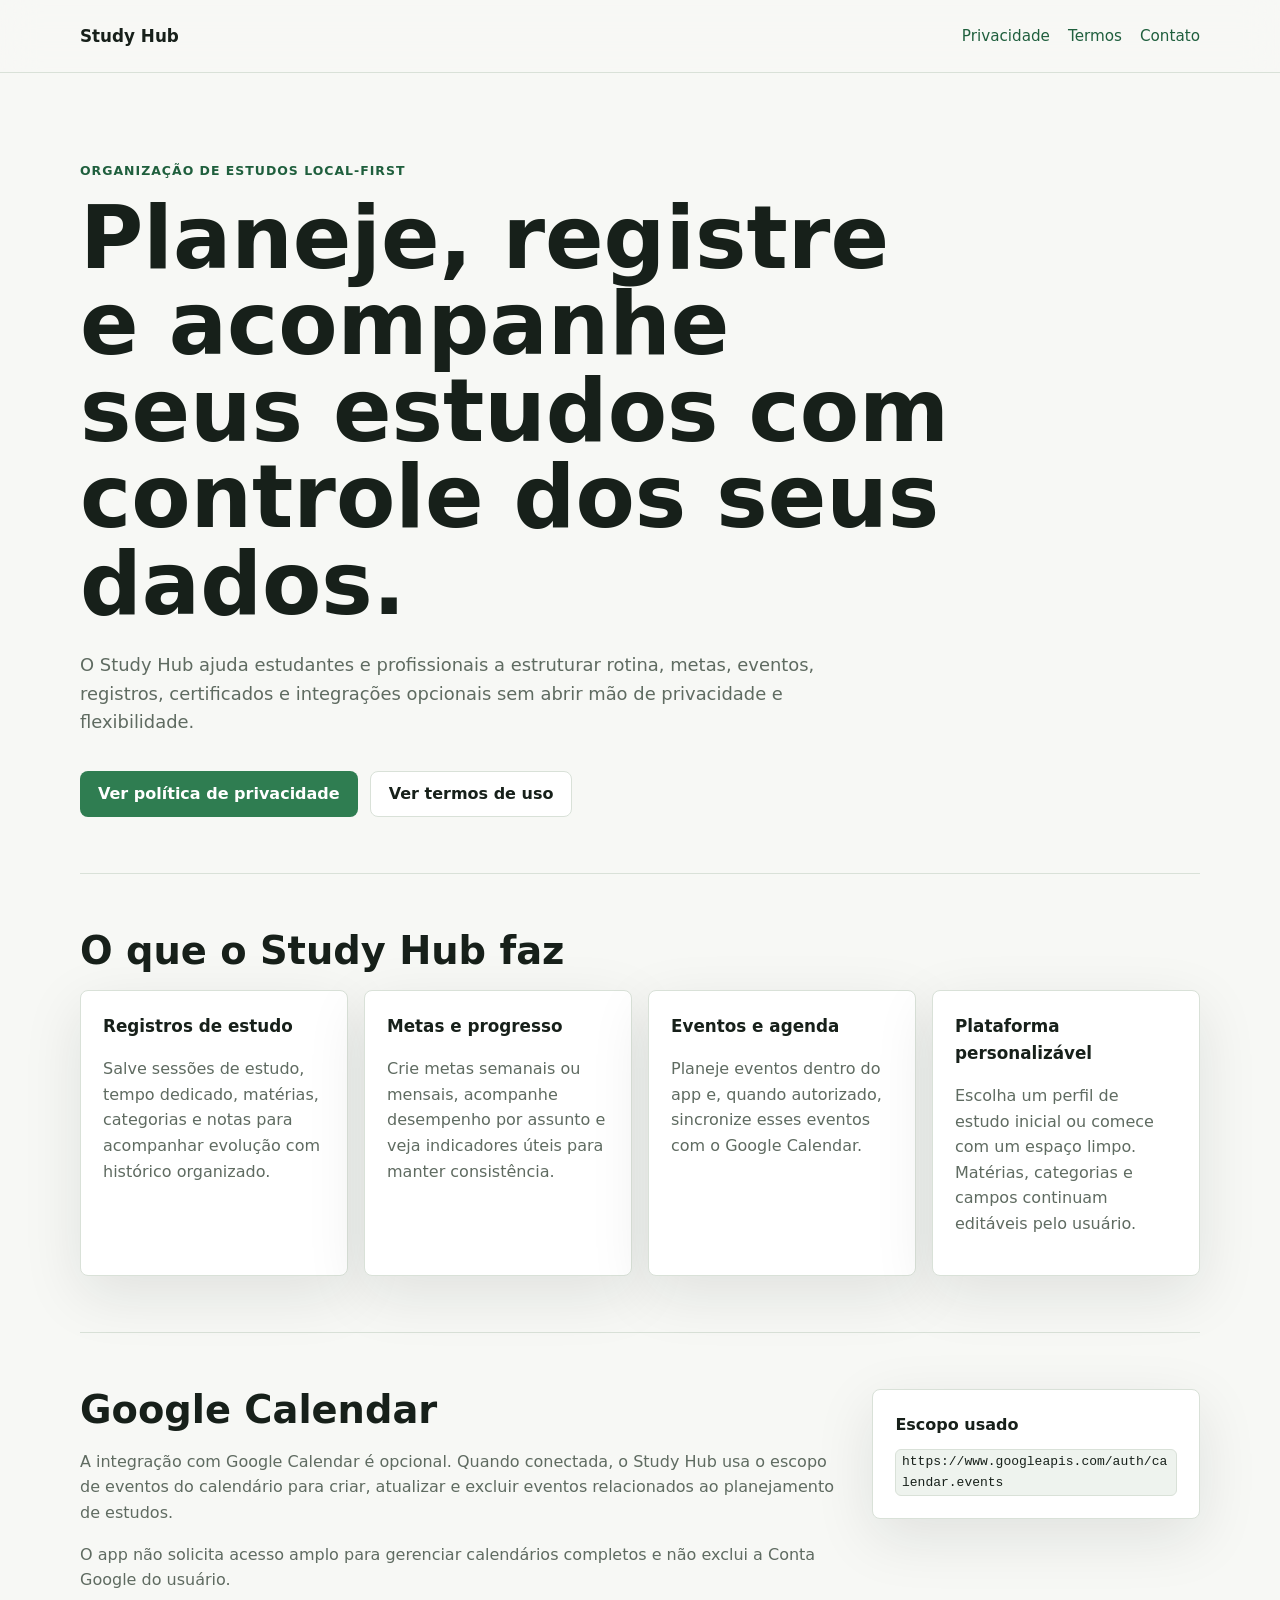
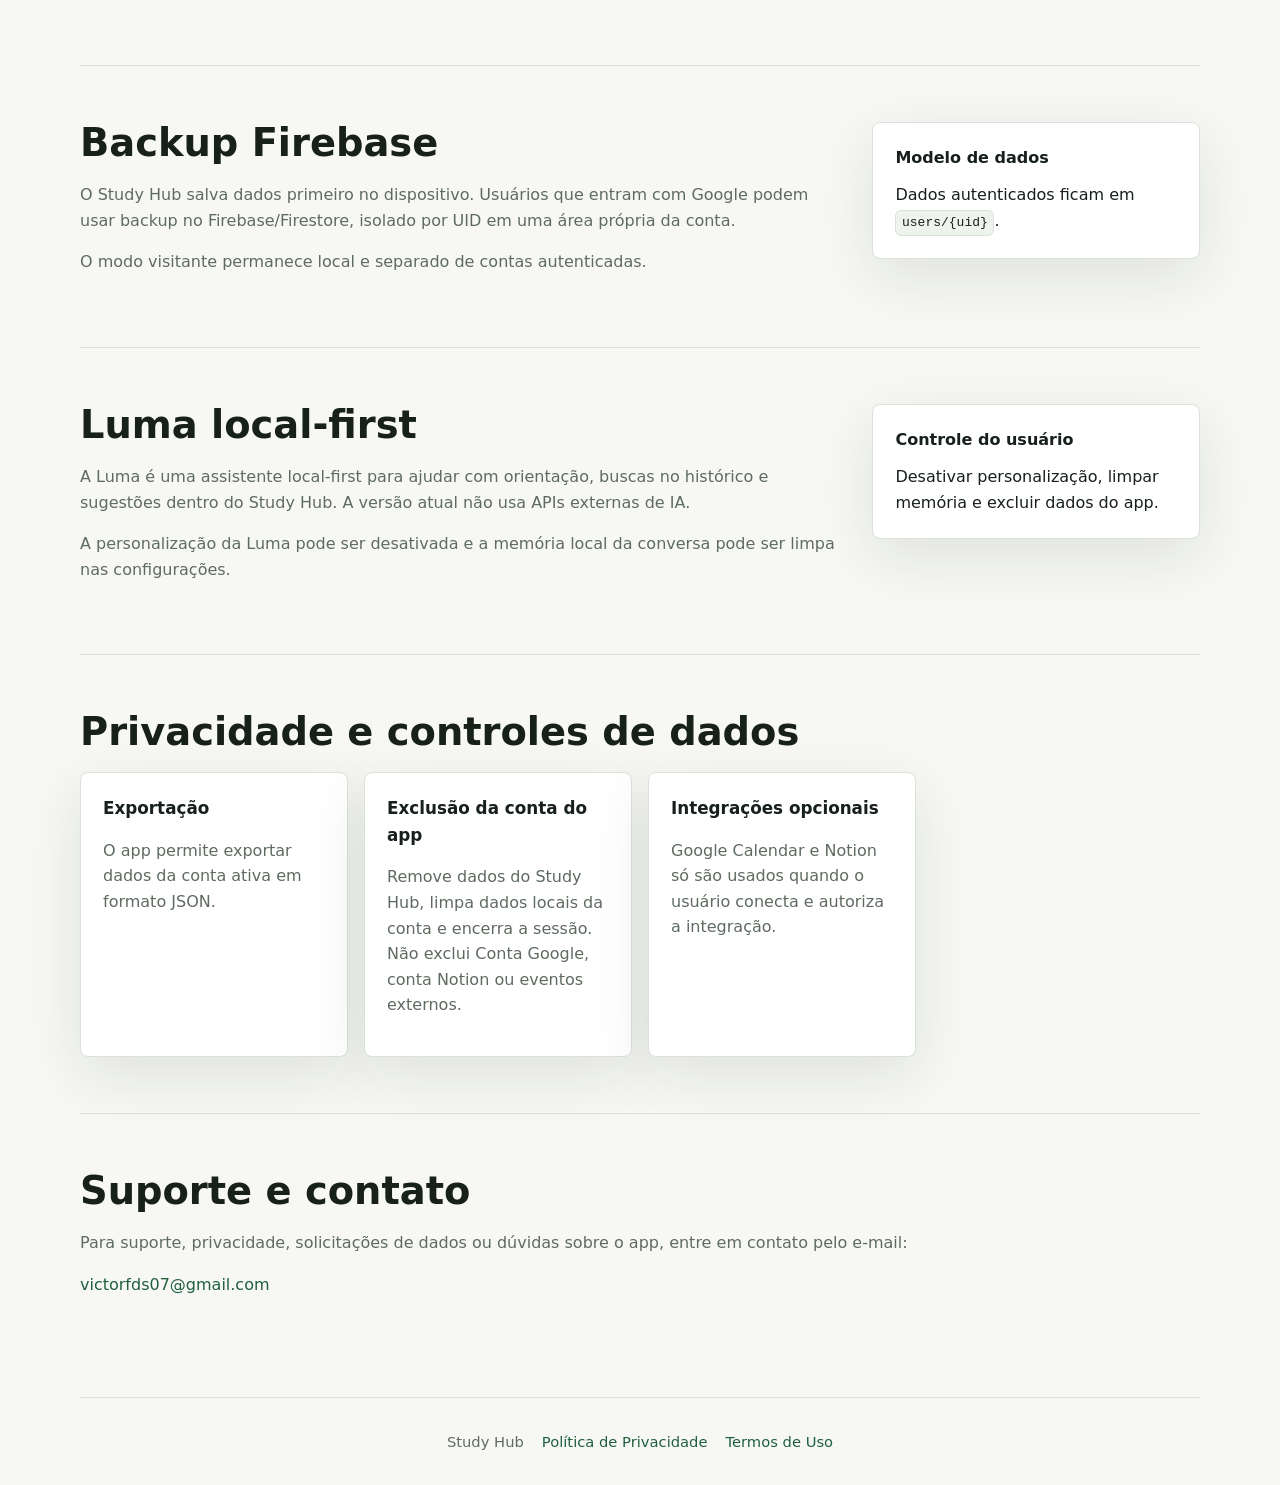
<file: docs/index.html>
<!doctype html>
<html lang="pt-BR">

<head>
  <meta charset="utf-8" />
  <meta name="viewport" content="width=device-width, initial-scale=1" />
  <title>Study Hub</title>
  <meta name="google-site-verification" content="-snt23CylxrC9lnFkA8WsaD9ukmthRJafBIuSkgcm2Y" />
  <meta name="description"
    content="Study Hub é um app local-first para organizar estudos, metas, eventos, registros e integrações opcionais com Google Calendar, Firebase e Notion." />
  <link rel="stylesheet" href="styles.css" />
</head>

<body>
  <header class="site-header">
    <nav class="nav">
      <a class="brand" href="index.html">Study Hub</a>
      <div class="nav-links" aria-label="Links principais">
        <a href="privacy.html">Privacidade</a>
        <a href="terms.html">Termos</a>
        <a href="#contato">Contato</a>
      </div>
    </nav>
  </header>

  <main>
    <section class="hero">
      <p class="eyebrow">Organização de estudos local-first</p>
      <h1>Planeje, registre e acompanhe seus estudos com controle dos seus dados.</h1>
      <p class="lead">
        O Study Hub ajuda estudantes e profissionais a estruturar rotina,
        metas, eventos, registros, certificados e integrações opcionais sem
        abrir mão de privacidade e flexibilidade.
      </p>
      <div class="hero-actions">
        <a class="button primary" href="privacy.html">Ver política de privacidade</a>
        <a class="button secondary" href="terms.html">Ver termos de uso</a>
      </div>
    </section>

    <section class="section">
      <h2>O que o Study Hub faz</h2>
      <div class="grid">
        <article class="card">
          <h3>Registros de estudo</h3>
          <p>
            Salve sessões de estudo, tempo dedicado, matérias, categorias e
            notas para acompanhar evolução com histórico organizado.
          </p>
        </article>
        <article class="card">
          <h3>Metas e progresso</h3>
          <p>
            Crie metas semanais ou mensais, acompanhe desempenho por assunto
            e veja indicadores úteis para manter consistência.
          </p>
        </article>
        <article class="card">
          <h3>Eventos e agenda</h3>
          <p>
            Planeje eventos dentro do app e, quando autorizado, sincronize
            esses eventos com o Google Calendar.
          </p>
        </article>
        <article class="card">
          <h3>Plataforma personalizável</h3>
          <p>
            Escolha um perfil de estudo inicial ou comece com um espaço limpo.
            Matérias, categorias e campos continuam editáveis pelo usuário.
          </p>
        </article>
      </div>
    </section>

    <section class="section split">
      <div>
        <h2>Google Calendar</h2>
        <p>
          A integração com Google Calendar é opcional. Quando conectada, o
          Study Hub usa o escopo de eventos do calendário para criar,
          atualizar e excluir eventos relacionados ao planejamento de estudos.
        </p>
        <p>
          O app não solicita acesso amplo para gerenciar calendários completos
          e não exclui a Conta Google do usuário.
        </p>
      </div>
      <div class="panel">
        <strong>Escopo usado</strong>
        <code>https://www.googleapis.com/auth/calendar.events</code>
      </div>
    </section>

    <section class="section split">
      <div>
        <h2>Backup Firebase</h2>
        <p>
          O Study Hub salva dados primeiro no dispositivo. Usuários que entram
          com Google podem usar backup no Firebase/Firestore, isolado por UID
          em uma área própria da conta.
        </p>
        <p>
          O modo visitante permanece local e separado de contas autenticadas.
        </p>
      </div>
      <div class="panel">
        <strong>Modelo de dados</strong>
        <span>Dados autenticados ficam em <code>users/{uid}</code>.</span>
      </div>
    </section>

    <section class="section split">
      <div>
        <h2>Luma local-first</h2>
        <p>
          A Luma é uma assistente local-first para ajudar com orientação,
          buscas no histórico e sugestões dentro do Study Hub. A versão atual
          não usa APIs externas de IA.
        </p>
        <p>
          A personalização da Luma pode ser desativada e a memória local da
          conversa pode ser limpa nas configurações.
        </p>
      </div>
      <div class="panel">
        <strong>Controle do usuário</strong>
        <span>Desativar personalização, limpar memória e excluir dados do app.</span>
      </div>
    </section>

    <section class="section">
      <h2>Privacidade e controles de dados</h2>
      <div class="grid">
        <article class="card">
          <h3>Exportação</h3>
          <p>O app permite exportar dados da conta ativa em formato JSON.</p>
        </article>
        <article class="card">
          <h3>Exclusão da conta do app</h3>
          <p>
            Remove dados do Study Hub, limpa dados locais da conta e encerra a
            sessão. Não exclui Conta Google, conta Notion ou eventos externos.
          </p>
        </article>
        <article class="card">
          <h3>Integrações opcionais</h3>
          <p>
            Google Calendar e Notion só são usados quando o usuário conecta e
            autoriza a integração.
          </p>
        </article>
      </div>
    </section>

    <section class="section contact" id="contato">
      <h2>Suporte e contato</h2>
      <p>
        Para suporte, privacidade, solicitações de dados ou dúvidas sobre o
        app, entre em contato pelo e-mail:
      </p>
      <p><a href="mailto:victorfds07@gmail.com">victorfds07@gmail.com</a></p>
    </section>
  </main>

  <footer class="footer">
    <span>Study Hub</span>
    <a href="privacy.html">Política de Privacidade</a>
    <a href="terms.html">Termos de Uso</a>
  </footer>
</body>

</html>
</file>
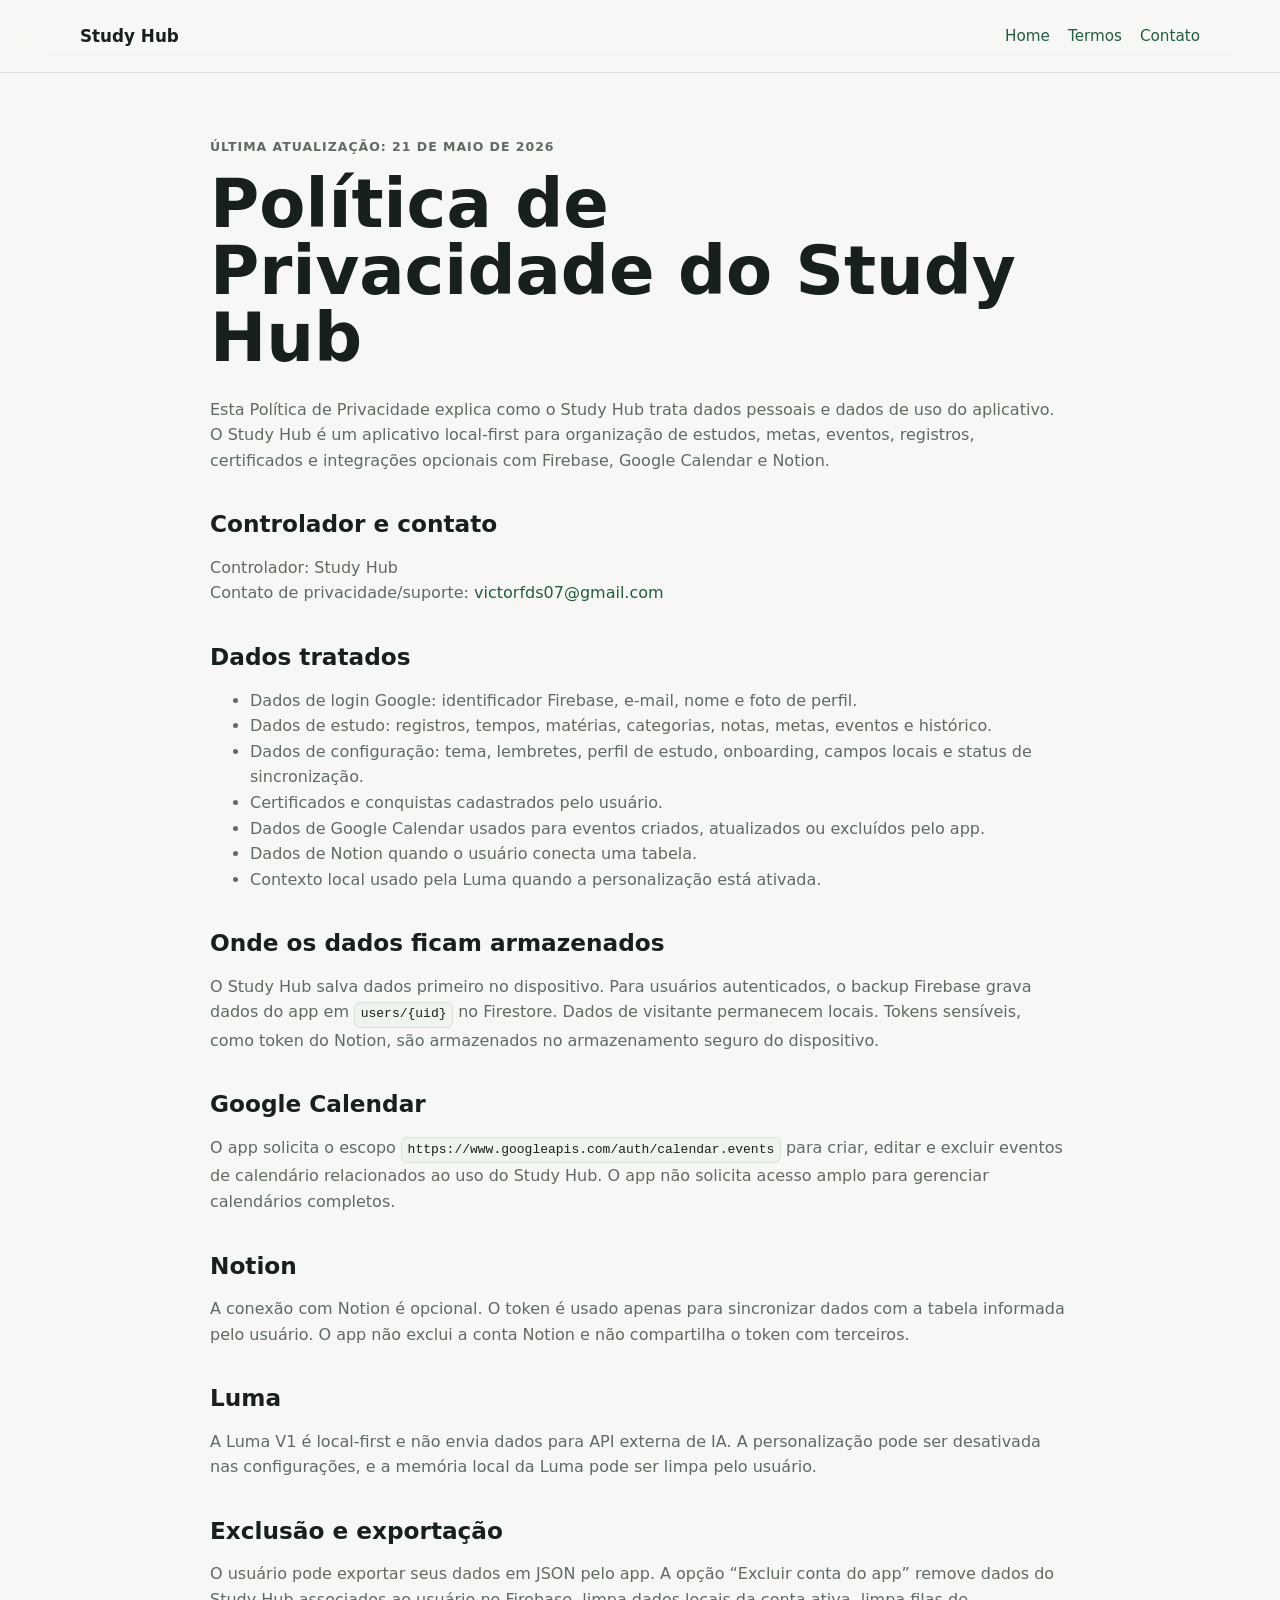
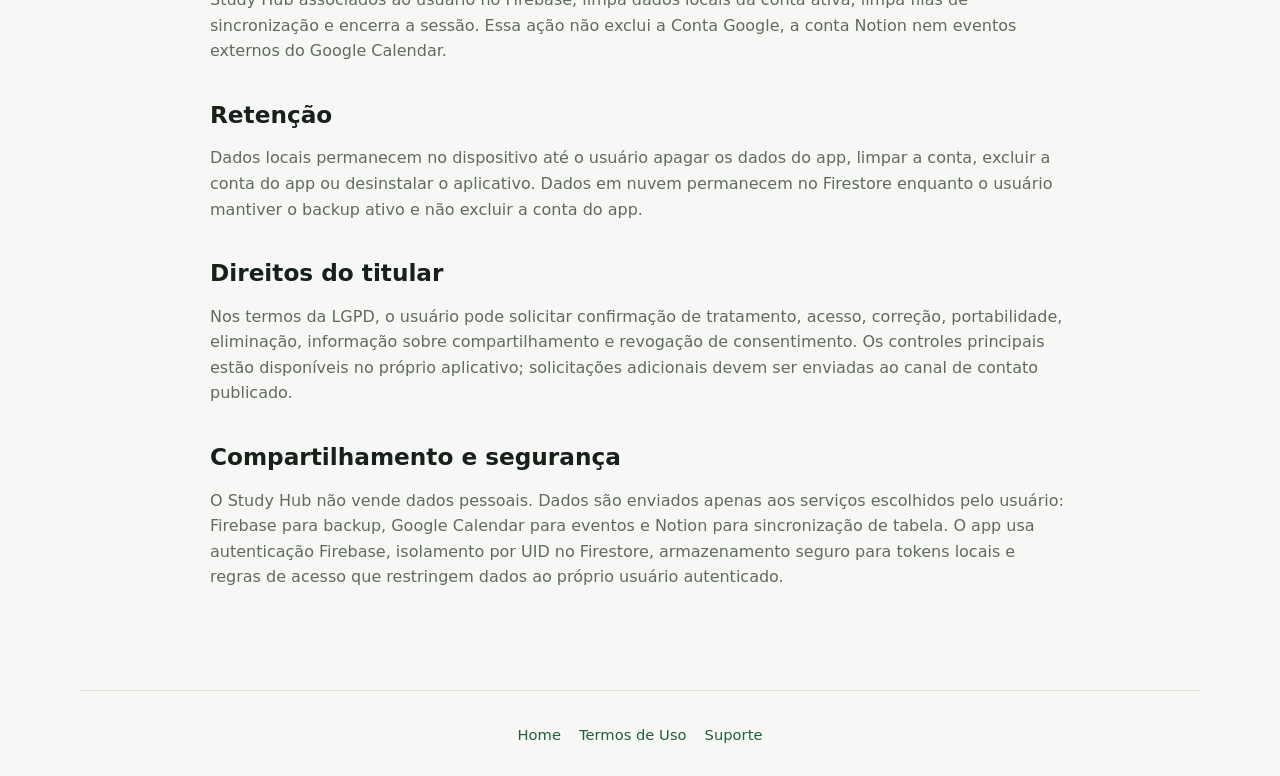
<file: docs/privacy.html>
<!doctype html>
<html lang="pt-BR">
  <head>
    <meta charset="utf-8" />
    <meta name="viewport" content="width=device-width, initial-scale=1" />
    <title>Política de Privacidade | Study Hub</title>
    <meta
      name="description"
      content="Política de Privacidade do Study Hub, com informações sobre LGPD, Firebase, Google Calendar, Notion, Luma e controles de dados."
    />
    <link rel="stylesheet" href="styles.css" />
  </head>
  <body>
    <header class="site-header">
      <nav class="nav">
        <a class="brand" href="index.html">Study Hub</a>
        <div class="nav-links">
          <a href="index.html">Home</a>
          <a href="terms.html">Termos</a>
          <a href="index.html#contato">Contato</a>
        </div>
      </nav>
    </header>

    <main class="document">
      <p class="eyebrow">Última atualização: 21 de maio de 2026</p>
      <h1>Política de Privacidade do Study Hub</h1>
      <p>
        Esta Política de Privacidade explica como o Study Hub trata dados
        pessoais e dados de uso do aplicativo. O Study Hub é um aplicativo
        local-first para organização de estudos, metas, eventos, registros,
        certificados e integrações opcionais com Firebase, Google Calendar e
        Notion.
      </p>

      <h2>Controlador e contato</h2>
      <p>
        Controlador: Study Hub<br />
        Contato de privacidade/suporte:
        <a href="mailto:victorfds07@gmail.com">victorfds07@gmail.com</a>
      </p>

      <h2>Dados tratados</h2>
      <ul>
        <li>Dados de login Google: identificador Firebase, e-mail, nome e foto de perfil.</li>
        <li>Dados de estudo: registros, tempos, matérias, categorias, notas, metas, eventos e histórico.</li>
        <li>Dados de configuração: tema, lembretes, perfil de estudo, onboarding, campos locais e status de sincronização.</li>
        <li>Certificados e conquistas cadastrados pelo usuário.</li>
        <li>Dados de Google Calendar usados para eventos criados, atualizados ou excluídos pelo app.</li>
        <li>Dados de Notion quando o usuário conecta uma tabela.</li>
        <li>Contexto local usado pela Luma quando a personalização está ativada.</li>
      </ul>

      <h2>Onde os dados ficam armazenados</h2>
      <p>
        O Study Hub salva dados primeiro no dispositivo. Para usuários
        autenticados, o backup Firebase grava dados do app em
        <code>users/{uid}</code> no Firestore. Dados de visitante permanecem
        locais. Tokens sensíveis, como token do Notion, são armazenados no
        armazenamento seguro do dispositivo.
      </p>

      <h2>Google Calendar</h2>
      <p>
        O app solicita o escopo
        <code>https://www.googleapis.com/auth/calendar.events</code> para criar,
        editar e excluir eventos de calendário relacionados ao uso do Study Hub.
        O app não solicita acesso amplo para gerenciar calendários completos.
      </p>

      <h2>Notion</h2>
      <p>
        A conexão com Notion é opcional. O token é usado apenas para sincronizar
        dados com a tabela informada pelo usuário. O app não exclui a conta
        Notion e não compartilha o token com terceiros.
      </p>

      <h2>Luma</h2>
      <p>
        A Luma V1 é local-first e não envia dados para API externa de IA. A
        personalização pode ser desativada nas configurações, e a memória local
        da Luma pode ser limpa pelo usuário.
      </p>

      <h2>Exclusão e exportação</h2>
      <p>
        O usuário pode exportar seus dados em JSON pelo app. A opção “Excluir
        conta do app” remove dados do Study Hub associados ao usuário no
        Firebase, limpa dados locais da conta ativa, limpa filas de
        sincronização e encerra a sessão. Essa ação não exclui a Conta Google, a
        conta Notion nem eventos externos do Google Calendar.
      </p>

      <h2>Retenção</h2>
      <p>
        Dados locais permanecem no dispositivo até o usuário apagar os dados do
        app, limpar a conta, excluir a conta do app ou desinstalar o aplicativo.
        Dados em nuvem permanecem no Firestore enquanto o usuário mantiver o
        backup ativo e não excluir a conta do app.
      </p>

      <h2>Direitos do titular</h2>
      <p>
        Nos termos da LGPD, o usuário pode solicitar confirmação de tratamento,
        acesso, correção, portabilidade, eliminação, informação sobre
        compartilhamento e revogação de consentimento. Os controles principais
        estão disponíveis no próprio aplicativo; solicitações adicionais devem
        ser enviadas ao canal de contato publicado.
      </p>

      <h2>Compartilhamento e segurança</h2>
      <p>
        O Study Hub não vende dados pessoais. Dados são enviados apenas aos
        serviços escolhidos pelo usuário: Firebase para backup, Google Calendar
        para eventos e Notion para sincronização de tabela. O app usa
        autenticação Firebase, isolamento por UID no Firestore, armazenamento
        seguro para tokens locais e regras de acesso que restringem dados ao
        próprio usuário autenticado.
      </p>
    </main>

    <footer class="footer">
      <a href="index.html">Home</a>
      <a href="terms.html">Termos de Uso</a>
      <a href="mailto:victorfds07@gmail.com">Suporte</a>
    </footer>
  </body>
</html>
</file>
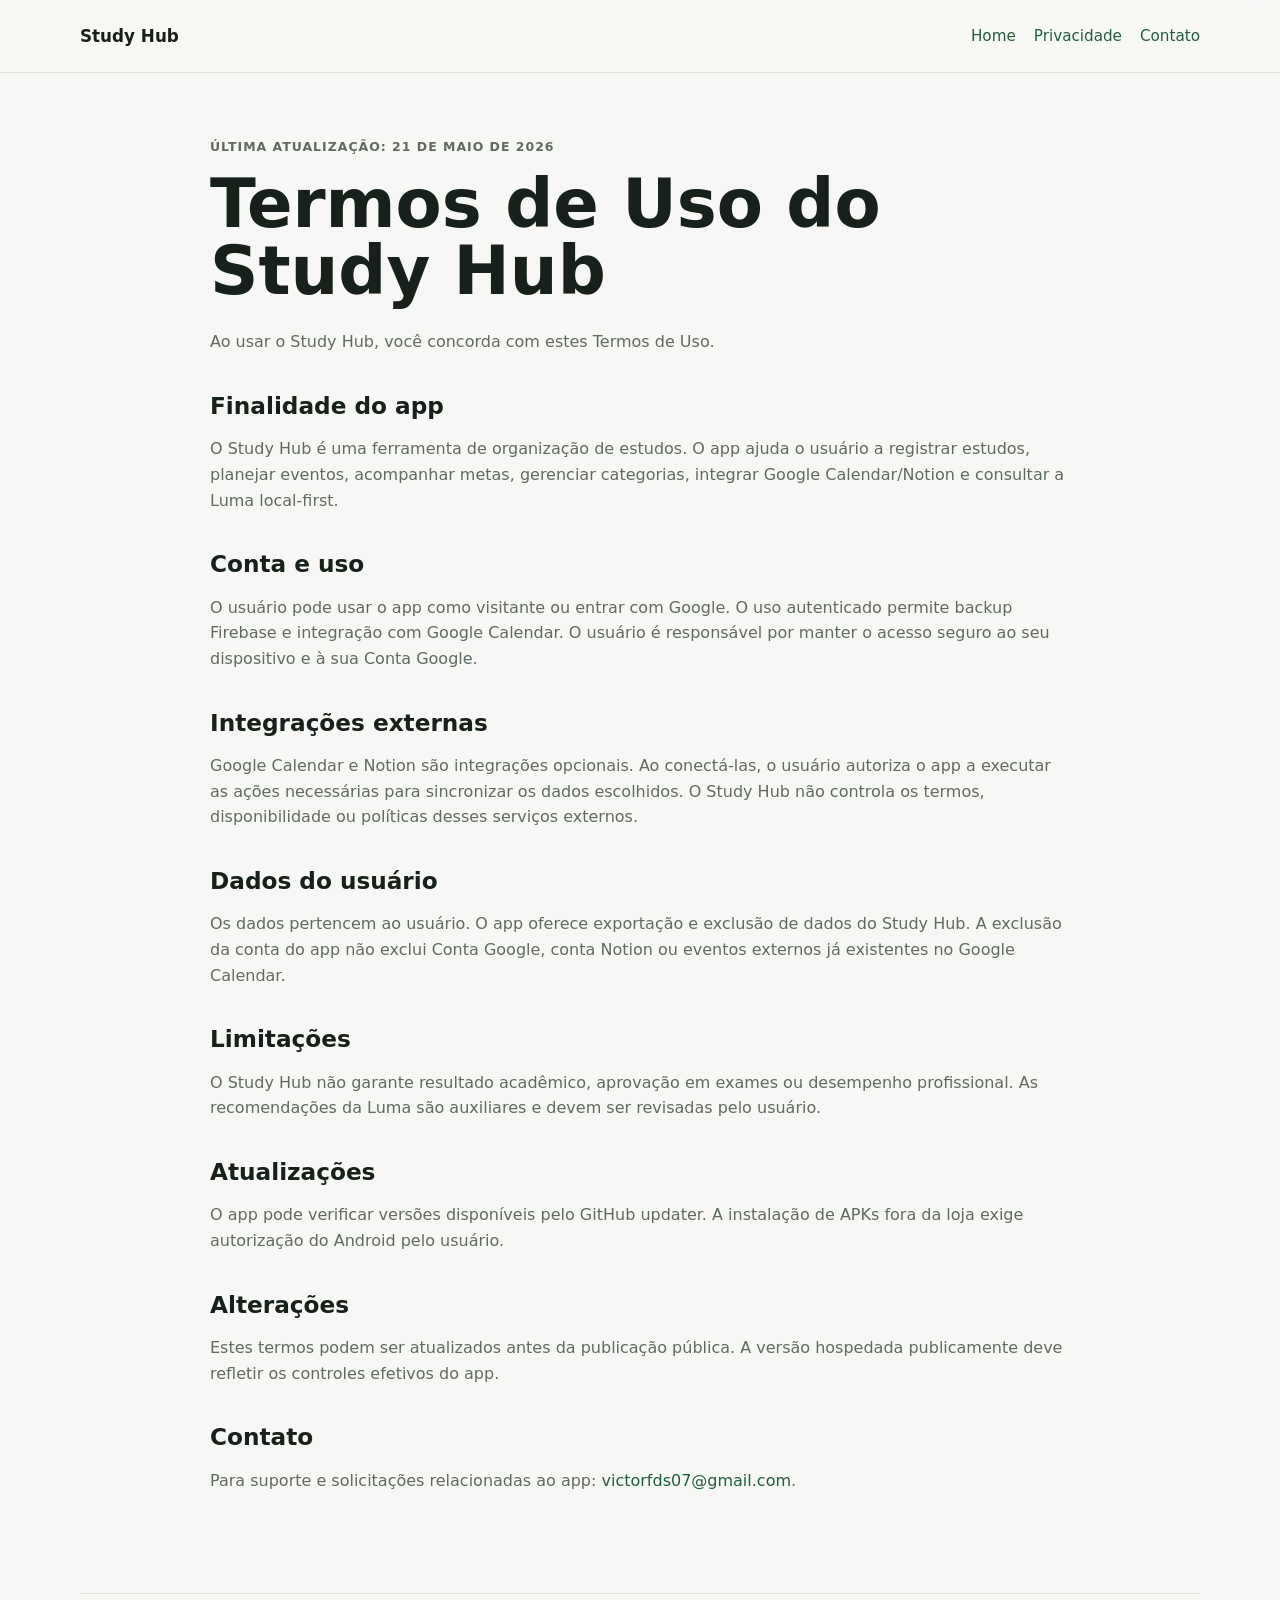
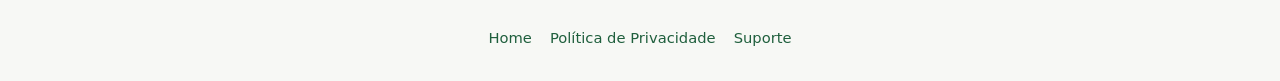
<file: docs/terms.html>
<!doctype html>
<html lang="pt-BR">
  <head>
    <meta charset="utf-8" />
    <meta name="viewport" content="width=device-width, initial-scale=1" />
    <title>Termos de Uso | Study Hub</title>
    <meta
      name="description"
      content="Termos de Uso do Study Hub."
    />
    <link rel="stylesheet" href="styles.css" />
  </head>
  <body>
    <header class="site-header">
      <nav class="nav">
        <a class="brand" href="index.html">Study Hub</a>
        <div class="nav-links">
          <a href="index.html">Home</a>
          <a href="privacy.html">Privacidade</a>
          <a href="index.html#contato">Contato</a>
        </div>
      </nav>
    </header>

    <main class="document">
      <p class="eyebrow">Última atualização: 21 de maio de 2026</p>
      <h1>Termos de Uso do Study Hub</h1>
      <p>Ao usar o Study Hub, você concorda com estes Termos de Uso.</p>

      <h2>Finalidade do app</h2>
      <p>
        O Study Hub é uma ferramenta de organização de estudos. O app ajuda o
        usuário a registrar estudos, planejar eventos, acompanhar metas,
        gerenciar categorias, integrar Google Calendar/Notion e consultar a Luma
        local-first.
      </p>

      <h2>Conta e uso</h2>
      <p>
        O usuário pode usar o app como visitante ou entrar com Google. O uso
        autenticado permite backup Firebase e integração com Google Calendar. O
        usuário é responsável por manter o acesso seguro ao seu dispositivo e à
        sua Conta Google.
      </p>

      <h2>Integrações externas</h2>
      <p>
        Google Calendar e Notion são integrações opcionais. Ao conectá-las, o
        usuário autoriza o app a executar as ações necessárias para sincronizar
        os dados escolhidos. O Study Hub não controla os termos, disponibilidade
        ou políticas desses serviços externos.
      </p>

      <h2>Dados do usuário</h2>
      <p>
        Os dados pertencem ao usuário. O app oferece exportação e exclusão de
        dados do Study Hub. A exclusão da conta do app não exclui Conta Google,
        conta Notion ou eventos externos já existentes no Google Calendar.
      </p>

      <h2>Limitações</h2>
      <p>
        O Study Hub não garante resultado acadêmico, aprovação em exames ou
        desempenho profissional. As recomendações da Luma são auxiliares e devem
        ser revisadas pelo usuário.
      </p>

      <h2>Atualizações</h2>
      <p>
        O app pode verificar versões disponíveis pelo GitHub updater. A
        instalação de APKs fora da loja exige autorização do Android pelo
        usuário.
      </p>

      <h2>Alterações</h2>
      <p>
        Estes termos podem ser atualizados antes da publicação pública. A versão
        hospedada publicamente deve refletir os controles efetivos do app.
      </p>

      <h2>Contato</h2>
      <p>
        Para suporte e solicitações relacionadas ao app:
        <a href="mailto:victorfds07@gmail.com">victorfds07@gmail.com</a>.
      </p>
    </main>

    <footer class="footer">
      <a href="index.html">Home</a>
      <a href="privacy.html">Política de Privacidade</a>
      <a href="mailto:victorfds07@gmail.com">Suporte</a>
    </footer>
  </body>
</html>
</file>
<file: docs/styles.css>
:root {
  color-scheme: light dark;
  --bg: #f7f8f5;
  --surface: #ffffff;
  --surface-muted: #eef3ee;
  --text: #17201a;
  --muted: #5f6b61;
  --border: #d9e1d8;
  --accent: #2f7d51;
  --accent-strong: #1f5f3d;
  --shadow: 0 18px 60px rgba(23, 32, 26, 0.1);
}

@media (prefers-color-scheme: dark) {
  :root {
    --bg: #101410;
    --surface: #171d18;
    --surface-muted: #202920;
    --text: #f1f5ee;
    --muted: #b7c4b7;
    --border: #2e3a30;
    --accent: #7bd59d;
    --accent-strong: #a5efbd;
    --shadow: 0 18px 60px rgba(0, 0, 0, 0.32);
  }
}

* {
  box-sizing: border-box;
}

body {
  margin: 0;
  background: var(--bg);
  color: var(--text);
  font-family: Inter, ui-sans-serif, system-ui, -apple-system, BlinkMacSystemFont, "Segoe UI", sans-serif;
  line-height: 1.6;
}

a {
  color: var(--accent-strong);
  text-decoration: none;
}

a:hover {
  text-decoration: underline;
}

code {
  display: inline-block;
  max-width: 100%;
  overflow-wrap: anywhere;
  padding: 0.1rem 0.35rem;
  border: 1px solid var(--border);
  border-radius: 6px;
  background: var(--surface-muted);
  color: var(--text);
}

.site-header {
  position: sticky;
  top: 0;
  z-index: 2;
  border-bottom: 1px solid var(--border);
  background: color-mix(in srgb, var(--bg) 88%, transparent);
  backdrop-filter: blur(18px);
}

.nav,
.hero,
.section,
.document,
.footer {
  width: min(1120px, calc(100% - 32px));
  margin: 0 auto;
}

.nav {
  display: flex;
  align-items: center;
  justify-content: space-between;
  min-height: 72px;
  gap: 24px;
}

.brand {
  color: var(--text);
  font-weight: 800;
  font-size: 1.05rem;
  letter-spacing: 0;
}

.nav-links {
  display: flex;
  align-items: center;
  gap: 18px;
  flex-wrap: wrap;
  color: var(--muted);
  font-size: 0.95rem;
}

.hero {
  padding: 88px 0 56px;
}

.eyebrow {
  margin: 0 0 14px;
  color: var(--accent-strong);
  font-weight: 700;
  text-transform: uppercase;
  letter-spacing: 0.08em;
  font-size: 0.78rem;
}

h1,
h2,
h3,
p {
  overflow-wrap: anywhere;
}

h1 {
  max-width: 880px;
  margin: 0;
  font-size: clamp(2.4rem, 7vw, 5.4rem);
  line-height: 1;
  letter-spacing: 0;
}

h2 {
  margin: 0 0 18px;
  font-size: clamp(1.6rem, 4vw, 2.4rem);
  line-height: 1.1;
  letter-spacing: 0;
}

h3 {
  margin: 0 0 10px;
  font-size: 1.05rem;
  letter-spacing: 0;
}

.lead {
  max-width: 760px;
  margin: 24px 0 0;
  color: var(--muted);
  font-size: 1.12rem;
}

.hero-actions {
  display: flex;
  gap: 12px;
  flex-wrap: wrap;
  margin-top: 34px;
}

.button {
  display: inline-flex;
  min-height: 46px;
  align-items: center;
  justify-content: center;
  border-radius: 8px;
  padding: 0 18px;
  font-weight: 700;
}

.button.primary {
  background: var(--accent);
  color: #ffffff;
}

.button.secondary {
  border: 1px solid var(--border);
  color: var(--text);
  background: var(--surface);
}

.section {
  padding: 56px 0;
  border-top: 1px solid var(--border);
}

.grid {
  display: grid;
  grid-template-columns: repeat(4, minmax(0, 1fr));
  gap: 16px;
}

.card,
.panel {
  border: 1px solid var(--border);
  border-radius: 8px;
  background: var(--surface);
  box-shadow: var(--shadow);
}

.card {
  padding: 22px;
}

.card p,
.section p,
.document p,
.document li {
  color: var(--muted);
}

.split {
  display: grid;
  grid-template-columns: minmax(0, 1.4fr) minmax(260px, 0.6fr);
  gap: 28px;
  align-items: start;
}

.panel {
  display: grid;
  gap: 12px;
  padding: 22px;
}

.contact {
  padding-bottom: 84px;
}

.document {
  max-width: 860px;
  padding: 64px 0 84px;
}

.document h1 {
  font-size: clamp(2.2rem, 6vw, 4.2rem);
  margin-bottom: 24px;
}

.document h2 {
  margin-top: 38px;
  font-size: 1.45rem;
}

.footer {
  display: flex;
  align-items: center;
  justify-content: center;
  gap: 18px;
  flex-wrap: wrap;
  min-height: 88px;
  border-top: 1px solid var(--border);
  color: var(--muted);
  font-size: 0.92rem;
}

@media (max-width: 860px) {
  .nav {
    align-items: flex-start;
    flex-direction: column;
    padding: 16px 0;
  }

  .hero {
    padding-top: 56px;
  }

  .grid,
  .split {
    grid-template-columns: 1fr;
  }
}
</file>
